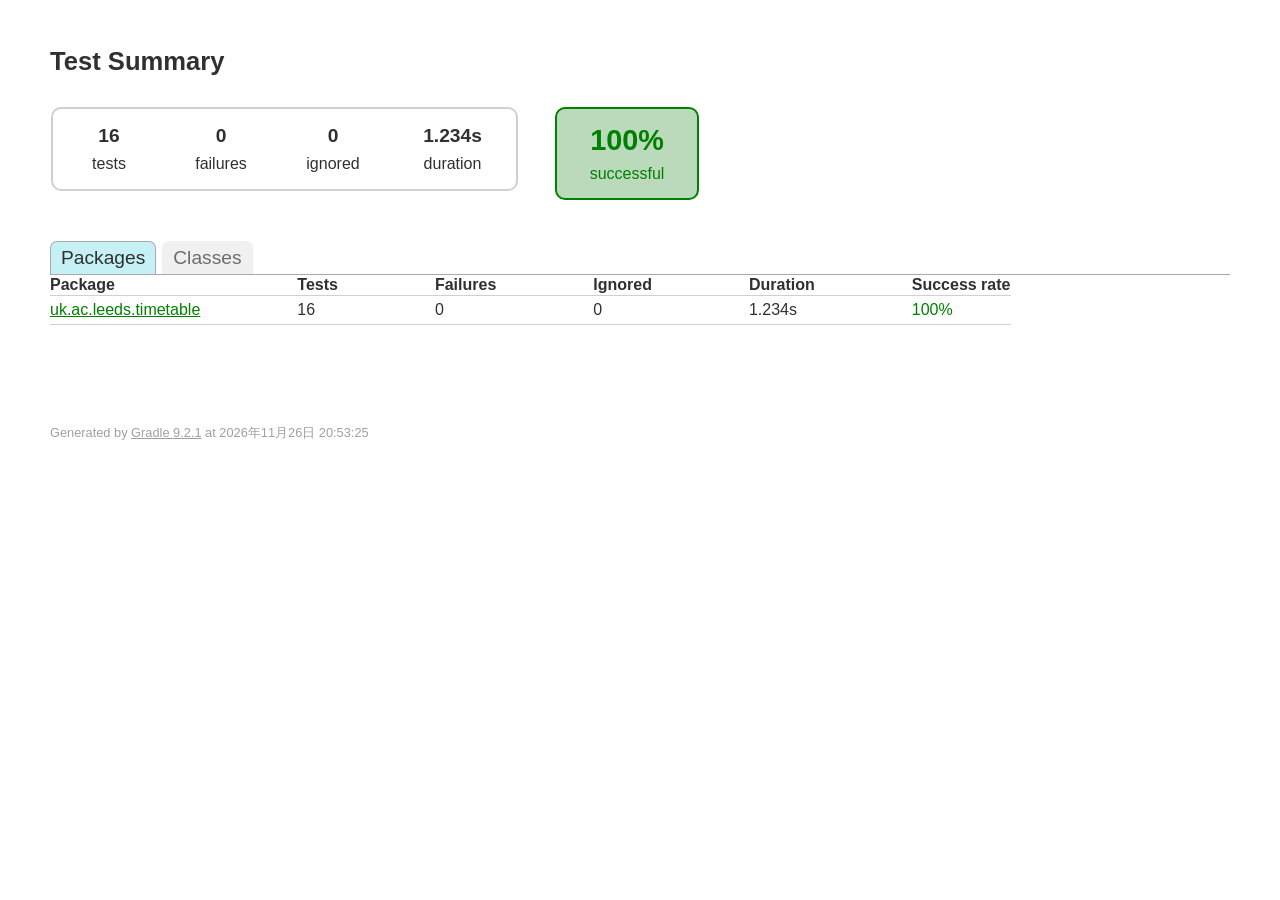
<file: timetable_zzyr/docs/test-report/index.html>
<!DOCTYPE html>
<html>
<head>
<meta http-equiv="Content-Type" content="text/html; charset=utf-8"/>
<meta http-equiv="x-ua-compatible" content="IE=edge"/>
<title>Test results - Test Summary</title>
<link href="css/base-style.css" rel="stylesheet" type="text/css"/>
<link href="css/style.css" rel="stylesheet" type="text/css"/>
<script src="js/report.js" type="text/javascript"></script>
</head>
<body>
<div id="content">
<h1>Test Summary</h1>
<div id="summary">
<table>
<tr>
<td>
<div class="summaryGroup">
<table>
<tr>
<td>
<div class="infoBox" id="tests">
<div class="counter">16</div>
<p>tests</p>
</div>
</td>
<td>
<div class="infoBox" id="failures">
<div class="counter">0</div>
<p>failures</p>
</div>
</td>
<td>
<div class="infoBox" id="ignored">
<div class="counter">0</div>
<p>ignored</p>
</div>
</td>
<td>
<div class="infoBox" id="duration">
<div class="counter">1.234s</div>
<p>duration</p>
</div>
</td>
</tr>
</table>
</div>
</td>
<td>
<div class="infoBox success" id="successRate">
<div class="percent">100%</div>
<p>successful</p>
</div>
</td>
</tr>
</table>
</div>
<div class="tab-container">
<ul class="tabLinks">
<li>
<a href="#">Packages</a>
</li>
<li>
<a href="#">Classes</a>
</li>
</ul>
<div class="tab">
<h2>Packages</h2>
<table>
<thead>
<tr>
<th>Package</th>
<th>Tests</th>
<th>Failures</th>
<th>Ignored</th>
<th>Duration</th>
<th>Success rate</th>
</tr>
</thead>
<tbody>
<tr>
<td class="success">
<a href="packages/uk.ac.leeds.timetable.html">uk.ac.leeds.timetable</a>
</td>
<td>16</td>
<td>0</td>
<td>0</td>
<td>1.234s</td>
<td class="success">100%</td>
</tr>
</tbody>
</table>
</div>
<div class="tab">
<h2>Classes</h2>
<table>
<thead>
<tr>
<th>Class</th>
<th>Tests</th>
<th>Failures</th>
<th>Ignored</th>
<th>Duration</th>
<th>Success rate</th>
</tr>
</thead>
<tbody>
<tr>
<td class="success">
<a href="classes/uk.ac.leeds.timetable.TimetableTest.html">uk.ac.leeds.timetable.TimetableTest</a>
</td>
<td>16</td>
<td>0</td>
<td>0</td>
<td>1.234s</td>
<td class="success">100%</td>
</tr>
</tbody>
</table>
</div>
</div>
<div id="footer">
<p>
<div>
<label class="hidden" id="label-for-line-wrapping-toggle" for="line-wrapping-toggle">Wrap lines
<input id="line-wrapping-toggle" type="checkbox" autocomplete="off"/>
</label>
</div>Generated by 
<a href="https://www.gradle.org">Gradle 9.2.1</a> at 2026年11月26日 20:53:25</p>
</div>
</div>
</body>
</html>
</file>
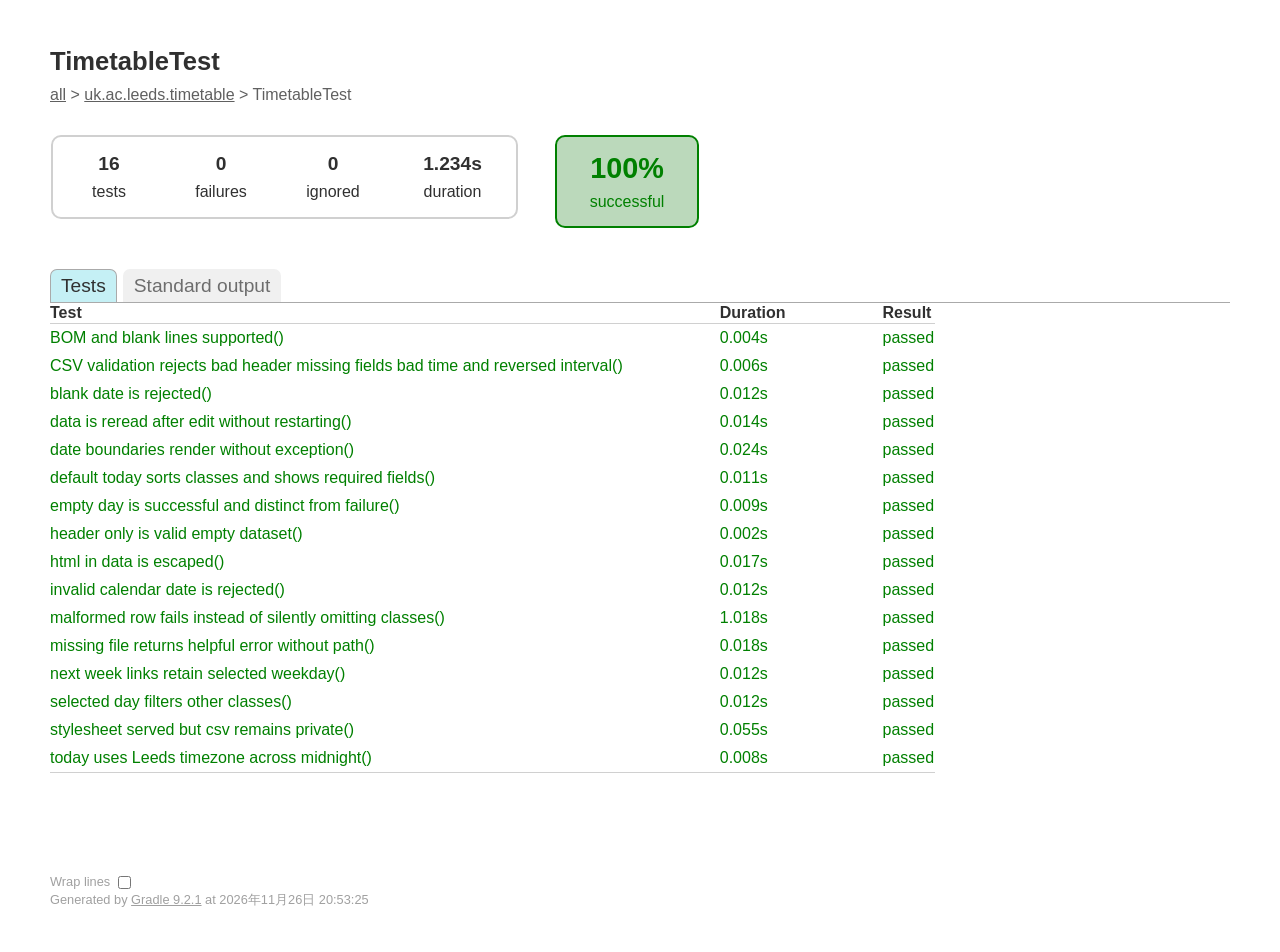
<file: timetable_zzyr/docs/test-report/classes/uk.ac.leeds.timetable.TimetableTest.html>
<!DOCTYPE html>
<html>
<head>
<meta http-equiv="Content-Type" content="text/html; charset=utf-8"/>
<meta http-equiv="x-ua-compatible" content="IE=edge"/>
<title>Test results - TimetableTest</title>
<link href="../css/base-style.css" rel="stylesheet" type="text/css"/>
<link href="../css/style.css" rel="stylesheet" type="text/css"/>
<script src="../js/report.js" type="text/javascript"></script>
</head>
<body>
<div id="content">
<h1>TimetableTest</h1>
<div class="breadcrumbs">
<a href="../index.html">all</a> &gt; 
<a href="../packages/uk.ac.leeds.timetable.html">uk.ac.leeds.timetable</a> &gt; TimetableTest</div>
<div id="summary">
<table>
<tr>
<td>
<div class="summaryGroup">
<table>
<tr>
<td>
<div class="infoBox" id="tests">
<div class="counter">16</div>
<p>tests</p>
</div>
</td>
<td>
<div class="infoBox" id="failures">
<div class="counter">0</div>
<p>failures</p>
</div>
</td>
<td>
<div class="infoBox" id="ignored">
<div class="counter">0</div>
<p>ignored</p>
</div>
</td>
<td>
<div class="infoBox" id="duration">
<div class="counter">1.234s</div>
<p>duration</p>
</div>
</td>
</tr>
</table>
</div>
</td>
<td>
<div class="infoBox success" id="successRate">
<div class="percent">100%</div>
<p>successful</p>
</div>
</td>
</tr>
</table>
</div>
<div class="tab-container">
<ul class="tabLinks">
<li>
<a href="#">Tests</a>
</li>
<li>
<a href="#">Standard output</a>
</li>
</ul>
<div class="tab">
<h2>Tests</h2>
<table>
<thead>
<tr>
<th>Test</th>
<th>Duration</th>
<th>Result</th>
</tr>
</thead>
<tr>
<td class="success">BOM and blank lines supported()</td>
<td class="success">0.004s</td>
<td class="success">passed</td>
</tr>
<tr>
<td class="success">CSV validation rejects bad header missing fields bad time and reversed interval()</td>
<td class="success">0.006s</td>
<td class="success">passed</td>
</tr>
<tr>
<td class="success">blank date is rejected()</td>
<td class="success">0.012s</td>
<td class="success">passed</td>
</tr>
<tr>
<td class="success">data is reread after edit without restarting()</td>
<td class="success">0.014s</td>
<td class="success">passed</td>
</tr>
<tr>
<td class="success">date boundaries render without exception()</td>
<td class="success">0.024s</td>
<td class="success">passed</td>
</tr>
<tr>
<td class="success">default today sorts classes and shows required fields()</td>
<td class="success">0.011s</td>
<td class="success">passed</td>
</tr>
<tr>
<td class="success">empty day is successful and distinct from failure()</td>
<td class="success">0.009s</td>
<td class="success">passed</td>
</tr>
<tr>
<td class="success">header only is valid empty dataset()</td>
<td class="success">0.002s</td>
<td class="success">passed</td>
</tr>
<tr>
<td class="success">html in data is escaped()</td>
<td class="success">0.017s</td>
<td class="success">passed</td>
</tr>
<tr>
<td class="success">invalid calendar date is rejected()</td>
<td class="success">0.012s</td>
<td class="success">passed</td>
</tr>
<tr>
<td class="success">malformed row fails instead of silently omitting classes()</td>
<td class="success">1.018s</td>
<td class="success">passed</td>
</tr>
<tr>
<td class="success">missing file returns helpful error without path()</td>
<td class="success">0.018s</td>
<td class="success">passed</td>
</tr>
<tr>
<td class="success">next week links retain selected weekday()</td>
<td class="success">0.012s</td>
<td class="success">passed</td>
</tr>
<tr>
<td class="success">selected day filters other classes()</td>
<td class="success">0.012s</td>
<td class="success">passed</td>
</tr>
<tr>
<td class="success">stylesheet served but csv remains private()</td>
<td class="success">0.055s</td>
<td class="success">passed</td>
</tr>
<tr>
<td class="success">today uses Leeds timezone across midnight()</td>
<td class="success">0.008s</td>
<td class="success">passed</td>
</tr>
</table>
</div>
<div class="tab">
<h2>Standard output</h2>
<span class="code">
<pre id="class-stdout">20:53:25 INFO  io.ktor.test - No ktor.deployment.watch patterns specified, automatic reload is not active.
20:53:25 INFO  io.ktor.test - Application started in 0.101 seconds.
20:53:25 INFO  io.ktor.test - Responding at http://localhost:80
20:53:25 INFO  io.ktor.test - Responding at https://localhost:443
20:53:25 WARN  io.ktor.test - Timetable file contains invalid data
20:53:25 INFO  io.ktor.test - No ktor.deployment.watch patterns specified, automatic reload is not active.
20:53:25 INFO  io.ktor.test - Application started in 0.002 seconds.
20:53:25 INFO  io.ktor.test - Responding at http://localhost:80
20:53:25 INFO  io.ktor.test - Responding at https://localhost:443
20:53:25 INFO  io.ktor.test - No ktor.deployment.watch patterns specified, automatic reload is not active.
20:53:25 INFO  io.ktor.test - Application started in 0.001 seconds.
20:53:25 INFO  io.ktor.test - Responding at http://localhost:80
20:53:25 INFO  io.ktor.test - Responding at https://localhost:443
20:53:25 INFO  io.ktor.test - No ktor.deployment.watch patterns specified, automatic reload is not active.
20:53:25 INFO  io.ktor.test - Application started in 0.001 seconds.
20:53:25 INFO  io.ktor.test - Responding at http://localhost:80
20:53:25 INFO  io.ktor.test - Responding at https://localhost:443
20:53:25 INFO  io.ktor.test - No ktor.deployment.watch patterns specified, automatic reload is not active.
20:53:25 INFO  io.ktor.test - Application started in 0.001 seconds.
20:53:25 INFO  io.ktor.test - Responding at http://localhost:80
20:53:25 INFO  io.ktor.test - Responding at https://localhost:443
20:53:25 WARN  io.ktor.test - Timetable file could not be read
20:53:25 INFO  io.ktor.test - No ktor.deployment.watch patterns specified, automatic reload is not active.
20:53:25 INFO  io.ktor.test - Application started in 0.001 seconds.
20:53:25 INFO  io.ktor.test - Responding at http://localhost:80
20:53:25 INFO  io.ktor.test - Responding at https://localhost:443
20:53:25 INFO  io.ktor.test - No ktor.deployment.watch patterns specified, automatic reload is not active.
20:53:25 INFO  io.ktor.test - Application started in 0.001 seconds.
20:53:25 INFO  io.ktor.test - Responding at http://localhost:80
20:53:25 INFO  io.ktor.test - Responding at https://localhost:443
20:53:25 INFO  io.ktor.test - No ktor.deployment.watch patterns specified, automatic reload is not active.
20:53:25 INFO  io.ktor.test - Application started in 0.0 seconds.
20:53:25 INFO  io.ktor.test - Responding at http://localhost:80
20:53:25 INFO  io.ktor.test - Responding at https://localhost:443
20:53:25 INFO  io.ktor.test - No ktor.deployment.watch patterns specified, automatic reload is not active.
20:53:25 INFO  io.ktor.test - Application started in 0.001 seconds.
20:53:25 INFO  io.ktor.test - Responding at http://localhost:80
20:53:25 INFO  io.ktor.test - Responding at https://localhost:443
20:53:25 INFO  io.ktor.test - No ktor.deployment.watch patterns specified, automatic reload is not active.
20:53:25 INFO  io.ktor.test - Application started in 0.001 seconds.
20:53:25 INFO  io.ktor.test - Responding at http://localhost:80
20:53:25 INFO  io.ktor.test - Responding at https://localhost:443
20:53:25 INFO  io.ktor.test - No ktor.deployment.watch patterns specified, automatic reload is not active.
20:53:25 INFO  io.ktor.test - Application started in 0.0 seconds.
20:53:25 INFO  io.ktor.test - Responding at http://localhost:80
20:53:25 INFO  io.ktor.test - Responding at https://localhost:443
20:53:25 INFO  io.ktor.test - No ktor.deployment.watch patterns specified, automatic reload is not active.
20:53:25 INFO  io.ktor.test - Application started in 0.001 seconds.
20:53:25 INFO  io.ktor.test - Responding at http://localhost:80
20:53:25 INFO  io.ktor.test - Responding at https://localhost:443
20:53:25 INFO  io.ktor.test - No ktor.deployment.watch patterns specified, automatic reload is not active.
20:53:25 INFO  io.ktor.test - Application started in 0.002 seconds.
20:53:25 INFO  io.ktor.test - Responding at http://localhost:80
20:53:25 INFO  io.ktor.test - Responding at https://localhost:443
20:53:25 INFO  io.ktor.test - No ktor.deployment.watch patterns specified, automatic reload is not active.
20:53:25 INFO  io.ktor.test - Application started in 0.002 seconds.
20:53:25 INFO  io.ktor.test - Responding at http://localhost:80
20:53:25 INFO  io.ktor.test - Responding at https://localhost:443
</pre>
<button class="clipboard-copy-btn" aria-label="Copy to clipboard" data-copy-element-id="class-stdout">Copy</button>
</span>
</div>
</div>
<div id="footer">
<p>
<div>
<label class="hidden" id="label-for-line-wrapping-toggle" for="line-wrapping-toggle">Wrap lines
<input id="line-wrapping-toggle" type="checkbox" autocomplete="off"/>
</label>
</div>Generated by 
<a href="https://www.gradle.org">Gradle 9.2.1</a> at 2026年11月26日 20:53:25</p>
</div>
</div>
</body>
</html>
</file>
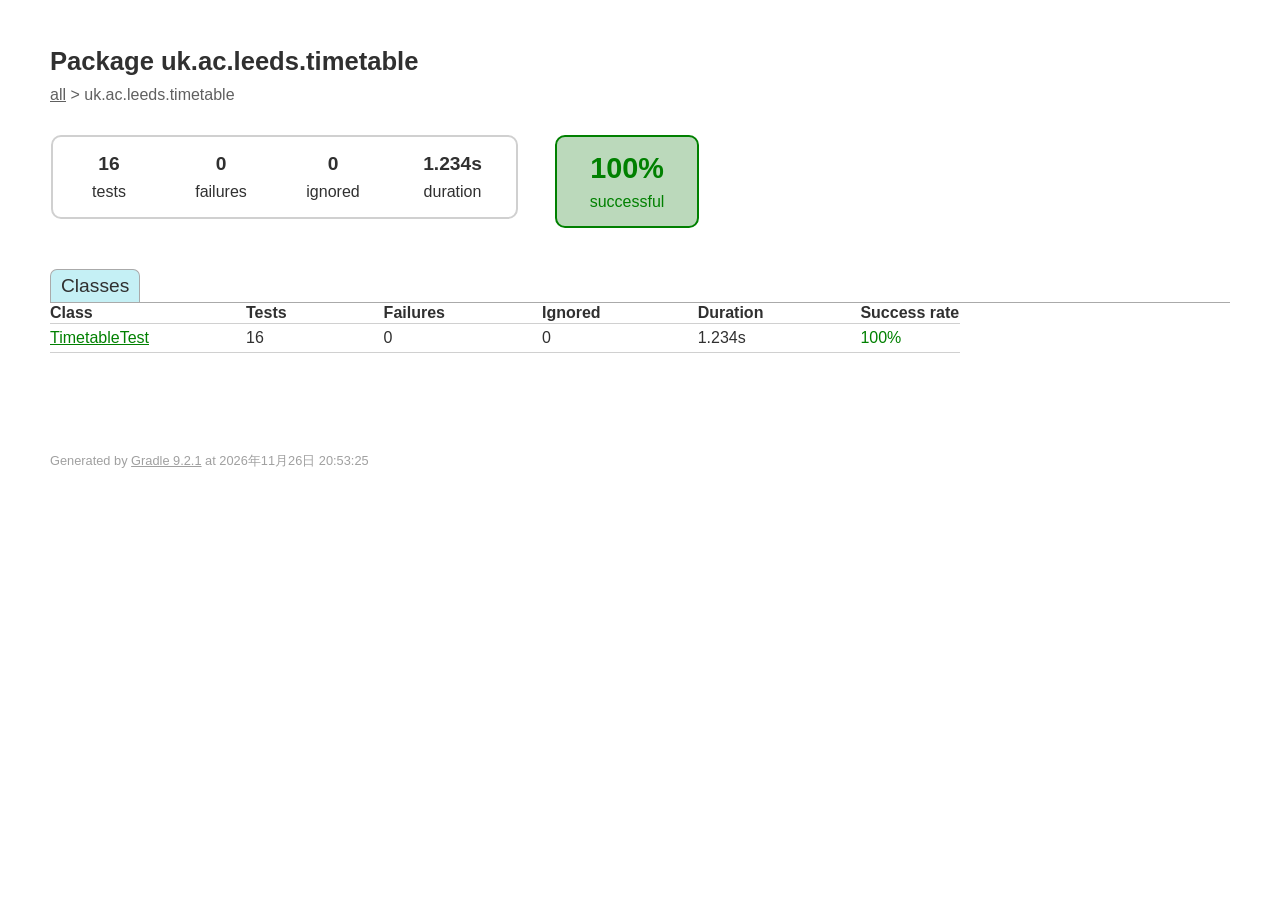
<file: timetable_zzyr/docs/test-report/packages/uk.ac.leeds.timetable.html>
<!DOCTYPE html>
<html>
<head>
<meta http-equiv="Content-Type" content="text/html; charset=utf-8"/>
<meta http-equiv="x-ua-compatible" content="IE=edge"/>
<title>Test results - Package uk.ac.leeds.timetable</title>
<link href="../css/base-style.css" rel="stylesheet" type="text/css"/>
<link href="../css/style.css" rel="stylesheet" type="text/css"/>
<script src="../js/report.js" type="text/javascript"></script>
</head>
<body>
<div id="content">
<h1>Package uk.ac.leeds.timetable</h1>
<div class="breadcrumbs">
<a href="../index.html">all</a> &gt; uk.ac.leeds.timetable</div>
<div id="summary">
<table>
<tr>
<td>
<div class="summaryGroup">
<table>
<tr>
<td>
<div class="infoBox" id="tests">
<div class="counter">16</div>
<p>tests</p>
</div>
</td>
<td>
<div class="infoBox" id="failures">
<div class="counter">0</div>
<p>failures</p>
</div>
</td>
<td>
<div class="infoBox" id="ignored">
<div class="counter">0</div>
<p>ignored</p>
</div>
</td>
<td>
<div class="infoBox" id="duration">
<div class="counter">1.234s</div>
<p>duration</p>
</div>
</td>
</tr>
</table>
</div>
</td>
<td>
<div class="infoBox success" id="successRate">
<div class="percent">100%</div>
<p>successful</p>
</div>
</td>
</tr>
</table>
</div>
<div class="tab-container">
<ul class="tabLinks">
<li>
<a href="#">Classes</a>
</li>
</ul>
<div class="tab">
<h2>Classes</h2>
<table>
<thead>
<tr>
<th>Class</th>
<th>Tests</th>
<th>Failures</th>
<th>Ignored</th>
<th>Duration</th>
<th>Success rate</th>
</tr>
</thead>
<tr>
<td class="success">
<a href="../classes/uk.ac.leeds.timetable.TimetableTest.html">TimetableTest</a>
</td>
<td>16</td>
<td>0</td>
<td>0</td>
<td>1.234s</td>
<td class="success">100%</td>
</tr>
</table>
</div>
</div>
<div id="footer">
<p>
<div>
<label class="hidden" id="label-for-line-wrapping-toggle" for="line-wrapping-toggle">Wrap lines
<input id="line-wrapping-toggle" type="checkbox" autocomplete="off"/>
</label>
</div>Generated by 
<a href="https://www.gradle.org">Gradle 9.2.1</a> at 2026年11月26日 20:53:25</p>
</div>
</div>
</body>
</html>
</file>
<file: timetable_zzyr/docs/test-report/css/base-style.css>
body {
    margin: 0;
    padding: 0;
    font-family: sans-serif;
    font-size: 12pt;
}

body, a, a:visited {
    color: #303030;
}

#content {
    padding: 30px 50px;
}

#content h1 {
    font-size: 160%;
    margin-bottom: 10px;
}

#footer {
    margin-top: 100px;
    font-size: 80%;
    white-space: nowrap;
}

#footer, #footer a {
    color: #a0a0a0;
}

#line-wrapping-toggle {
    vertical-align: middle;
}

#label-for-line-wrapping-toggle {
    vertical-align: middle;
}

ul {
    margin-left: 0;
}

h1, h2, h3 {
    white-space: nowrap;
}

h2 {
    font-size: 120%;
}

.tab-container .tab-container {
    margin-left: 8px;
}

ul.tabLinks {
    padding: 0;
    margin-bottom: 0;
    overflow: auto;
    min-width: 800px;
    width: auto;
    border-bottom: solid 1px #aaa;
}

ul.tabLinks li {
    float: left;
    height: 100%;
    list-style: none;
    padding: 5px 10px;
    border-radius: 7px 7px 0 0;
    border: solid 1px transparent;
    border-bottom: none;
    margin-right: 6px;
    background-color: #f0f0f0;
}

ul.tabLinks li.deselected > a {
    color: #6d6d6d;
}

ul.tabLinks li:hover {
    background-color: #fafafa;
}

ul.tabLinks li.selected {
    background-color: #c5f0f5;
    border-color: #aaa;
}

ul.tabLinks a {
    font-size: 120%;
    display: block;
    outline: none;
    text-decoration: none;
    margin: 0;
    padding: 0;
}

ul.tabLinks li h2 {
    margin: 0;
    padding: 0;
}

div.tab {
}

div.selected {
    display: block;
}

div.deselected {
    display: none;
}

div.tab table {
    min-width: 350px;
    width: auto;
    border-collapse: collapse;
}

div.tab th, div.tab table {
    border-bottom: solid 1px #d0d0d0;
}

div.tab th {
    text-align: left;
    white-space: nowrap;
    padding-left: 6em;
}

div.tab th:first-child {
    padding-left: 0;
}

div.tab td {
    white-space: nowrap;
    padding-left: 6em;
    padding-top: 5px;
    padding-bottom: 5px;
}

div.tab td:first-child {
    padding-left: 0;
}

div.tab td.numeric, div.tab th.numeric {
    text-align: right;
}

span.code {
    display: inline-block;
    margin-top: 0;
    margin-bottom: 1em;
}

span.code pre {
    font-size: 11pt;
    padding: 10px;
    margin: 0;
    background-color: #f7f7f7;
    border: solid 1px #d0d0d0;
    min-width: 700px;
    width: auto;
}

span.wrapped pre {
    word-wrap: break-word;
    white-space: pre-wrap;
    word-break: break-all;
}

label.hidden {
    display: none;
}
</file>
<file: timetable_zzyr/docs/test-report/css/style.css>
#summary {
    margin-top: 30px;
    margin-bottom: 40px;
}

#summary table {
    border-collapse: collapse;
}

#summary td {
    vertical-align: top;
}

.breadcrumbs, .breadcrumbs a {
    color: #606060;
}

.infoBox {
    width: 110px;
    padding-top: 15px;
    padding-bottom: 15px;
    text-align: center;
}

.infoBox p {
    margin: 0;
}

.counter, .percent {
    font-size: 120%;
    font-weight: bold;
    margin-bottom: 8px;
}

#duration {
    width: 125px;
}

#successRate, .summaryGroup {
    border: solid 2px #d0d0d0;
    -moz-border-radius: 10px;
    border-radius: 10px;
}

#successRate {
    width: 140px;
    margin-left: 35px;
}

#successRate .percent {
    font-size: 180%;
}

.success, .success a {
    color: #008000;
}

div.success, #successRate.success {
    background-color: #bbd9bb;
    border-color: #008000;
}

.failures, .failures a {
    color: #b60808;
}

.skipped, .skipped a {
    color: #c09853;
}

div.failures, #successRate.failures {
    background-color: #ecdada;
    border-color: #b60808;
}

ul.linkList {
    padding-left: 0;
}

ul.linkList li {
    list-style: none;
    margin-bottom: 5px;
}

.code {
    position: relative;
}

.clipboard-copy-btn {
    position: absolute;
    top: 8px;
    right: 8px;
    padding: 4px 8px;
    font-size: 0.9em;
    cursor: pointer;
}
</file>
